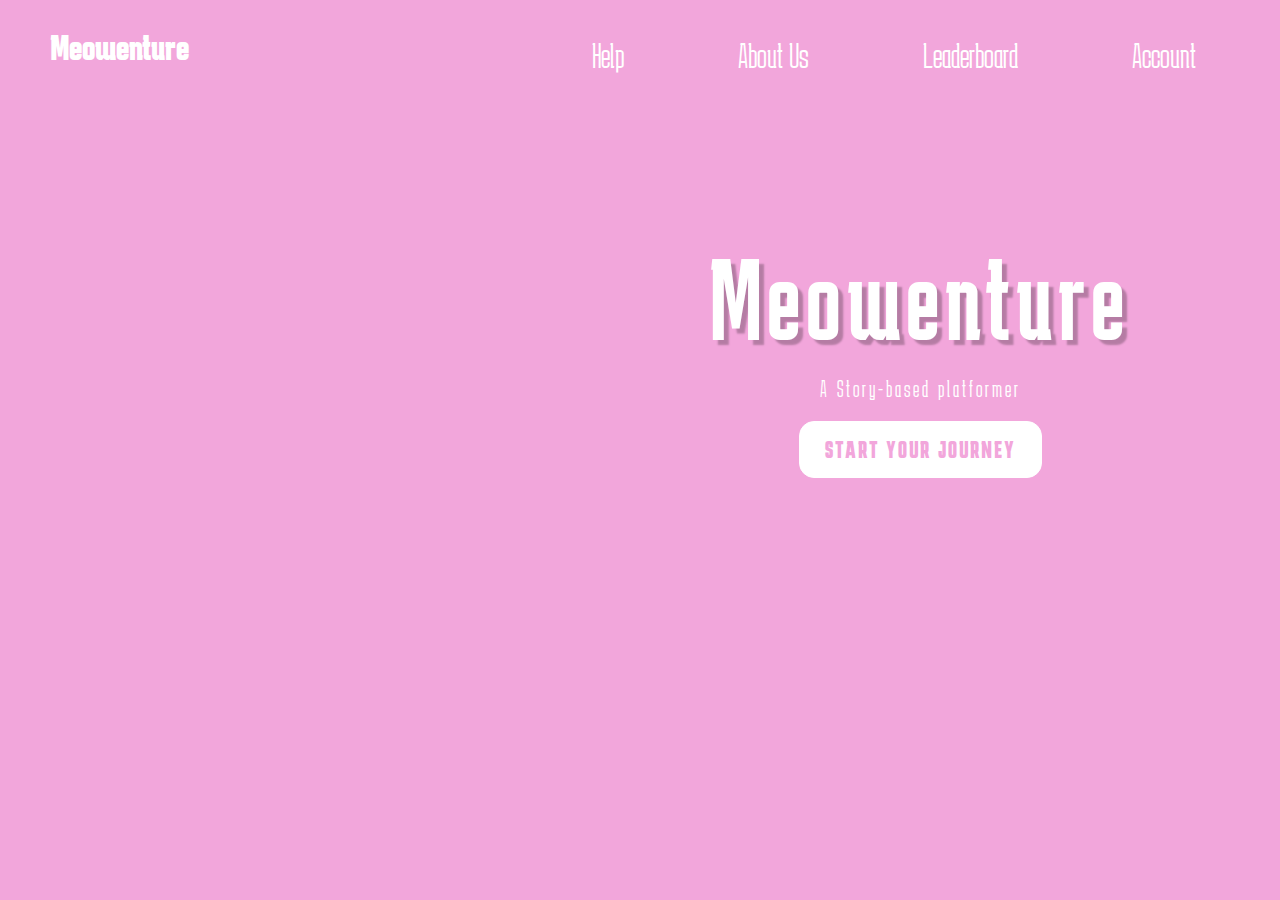
<file: index.html>
<!DOCTYPE html>
<html lang="en">
  <head>
    <meta charset="UTF-8" />
    <meta name="viewport" content="width=device-width, initial-scale=1.0" />
    <title>meowenture</title>
    <link rel="stylesheet" href="./css/reset_css.css" />
    <link rel="stylesheet" href="./css/index.css" />
    <script src="./js/media.js" defer></script>
    <script src="./js/page_load.js"></script>
  </head>
  <body>
    <header id="header"></header>
    <main class="index">
      <section id="">
        <h1>Meowenture</h1>
        <p>A Story-based platformer</p>
        <button id="button1"></button>
      </section>
    </main>
  </body>
</html>
</file>
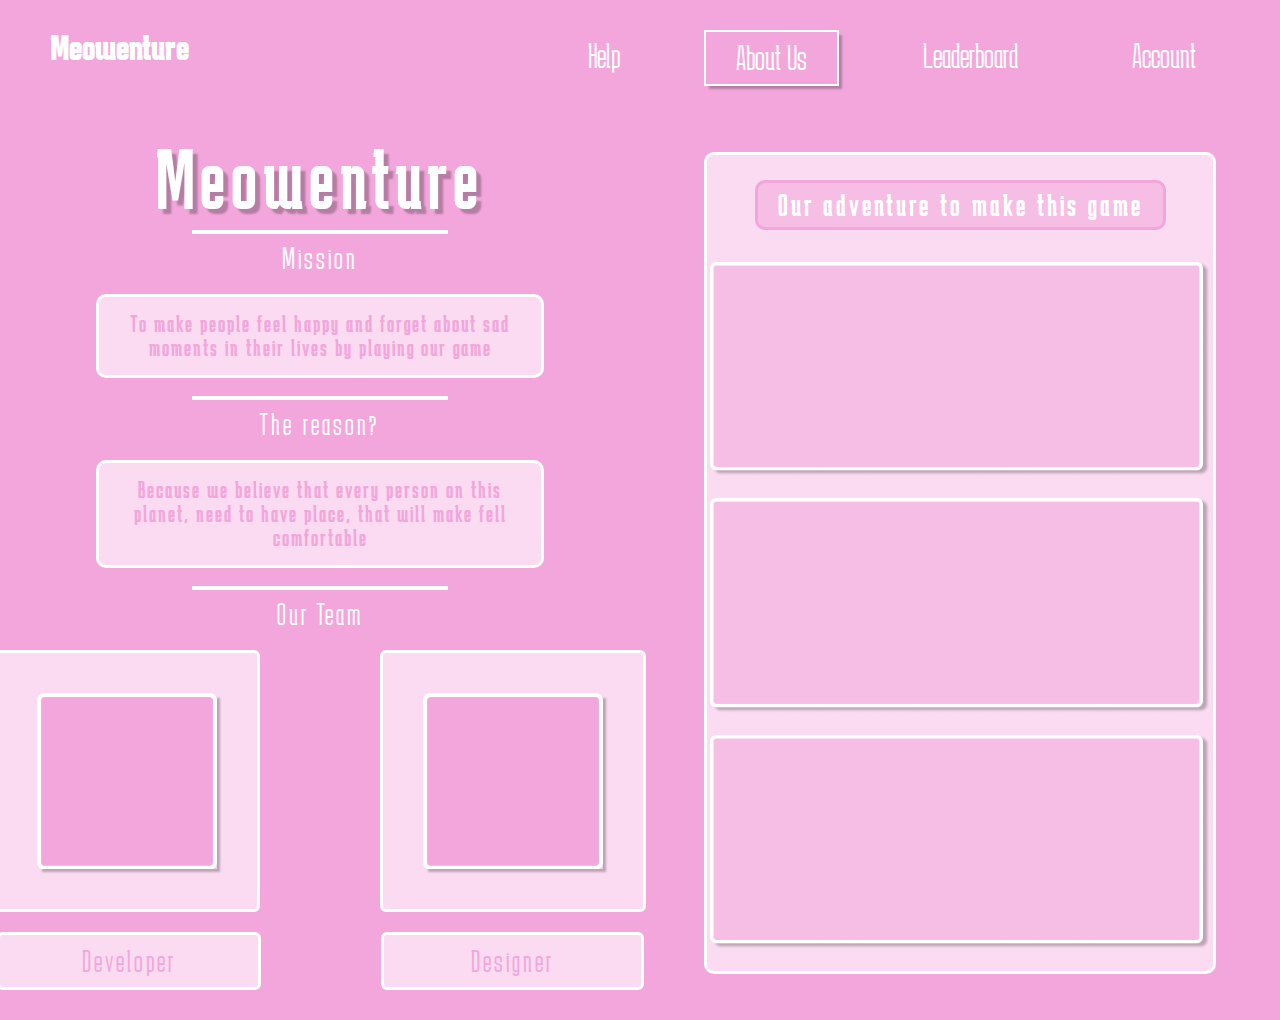
<file: about_us.html>
<!DOCTYPE html>
<html lang="en">
  <head>
    <meta charset="UTF-8" />
    <meta name="viewport" content="width=device-width, initial-scale=1.0" />
    <title>meowenture</title>
    <link rel="stylesheet" href="./css/reset_css.css" />
    <link rel="stylesheet" href="./css/about_us.css" />
    <script src="./js/page_load.js"></script>
  </head>
  <body>
    <header id="header"></header>
    <main class="about_us">
      <div class="title">
        <div class="story">
          <h1>Meowenture</h1>
          <hr />
          <h3>Mission</h3>
          <div class="info">
            <p>To make people feel happy and forget about sad moments in their lives by playing our game</p>
          </div>
          <hr />
          <h3>The reason?</h3>
          <div class="info">
            <p>
              Because we believe that every person on this planet, need to have place, that will make fell comfortable
            </p>
          </div>
          <hr />
          <h3>Our Team</h3>
        </div>
        <div class="team">
          <div class="member">
            <img src="./images/test_img.png" />
          </div>
          <div class="member">
            <img src="./images/test_img.png" />
          </div>
        </div>
        <div class="role">
          <h3>Developer</h3>
          <h3>Designer</h3>
        </div>
      </div>
      <div class="adventure">
        <div class="backstage">
          <h3>Our adventure to make this game</h3>
          <div class="backstage_img">
            <img src="./images/test4.png" />
            <img src="./images/test4.png" />
            <img src="./images/test4.png" />
          </div>
        </div>
      </div>
    </main>
  </body>
</html>
</file>
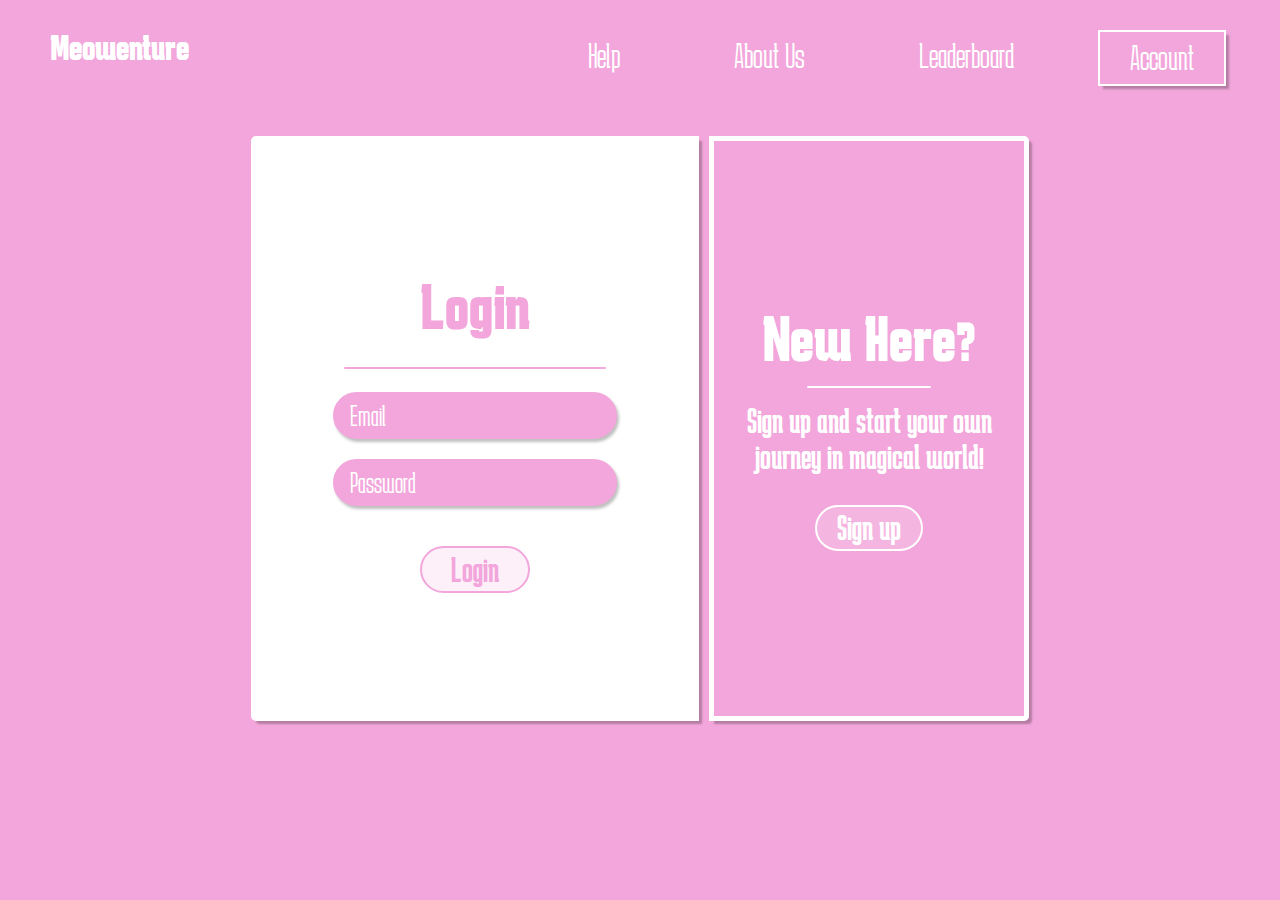
<file: account.html>
<!DOCTYPE html>
<html lang="en">
  <head>
    <meta charset="UTF-8" />
    <meta name="viewport" content="width=device-width, initial-scale=1.0" />
    <title>meowenture</title>
    <link rel="stylesheet" href="./css/reset_css.css" />
    <link rel="stylesheet" href="./css/account.css" />
    <script src="./js/authentificate.js"></script>
    <script src="./js/account.js" defer></script>
    <script src="./js/page_load.js"></script>
  </head>
  <body>
    <header id="header"></header>

    <main>
      <div class="user_menu container">
        <h1 id="welcomeMessage">Welcome!</h1>
        <div class="menu-buttons">
          <label for="profileImageInput" class="btn btn-primary">Change Image</label>
          <input type="file" id="profileImageInput" accept="image/*" style="display: none;" />
          <button class="btn btn-primary" onclick="window.location.href='change_password.html'">Change Password</button>
          <button class="btn btn-danger" id="logoutButton">Logout</button>
        </div>
      </div>

      <div class="user_info container">
        <div class="left">
          <img src="./images/test_img.png" id="user_img" />
          <div class="user_info_text">
            <h2 id="usernameDisplay">Username</h2>
            <div class="user_info_stats">
              <label>Progress: 20%</label>
              <div class="progress"><div class="progress-bar"></div></div>
              <p>Place in Leader Board: 0</p>
            </div>
          </div>
        </div>

        <div class="right">
          <p>Ending Scenes:</p>
          <img src="./images/test_img.png" />
          <img src="./images/test_img.png" />
          <img src="./images/test_img.png" />
        </div>
      </div>

      <div class="achivements container">
        <arcticle class="styled-block">
          <h4><a id="achievements_url" href="achivments.html">Achievements:</a></h4>
          <p>0/25</p>
        </arcticle>
        <arcticle class="styled-block">
          <h4>Time in game:</h4>
          <p>00:00:00</p>
        </arcticle>
        <arcticle class="styled-block">
          <h4>Attempts:</h4>
          <p>0</p>
        </arcticle>
      </div>
      <section class="slider container styled-block">
        <button class="left" onclick="slide(-1)">&#10094;</button>
        <button class="right" onclick="slide(1)">&#10095;</button>
        <div class="slide-container" id="slider">
          <div class="slide-1">
            <div class="title-1">
              <div id="h2"><h2>COLLECTION: Avatars</h2></div>
              <div id="h3"><h3>POINTS BALANCE: 100</h3></div>
            </div>
            <article class="slide-1-images">
              <div class="box">
                <img src="images/test_img.png" alt="" />
                <div class="image_text">20 points</div>
              </div>
              <div class="box">
                <img src="images/test_img.png" alt="" />
                <div class="image_text">20 points</div>
              </div>
              <div class="box">
                <img src="images/test_img.png" alt="" />
                <div class="image_text">20 points</div>
              </div>
              <div class="box">
                <img src="images/test_img.png" alt="" />
                <div class="image_text">20 points</div>
              </div>
              <div class="box">
                <img src="images/test_img.png" alt="" />
                <div class="image_text">20 points</div>
              </div>
              <div class="box">
                <img src="images/test_img.png" alt="" />
                <div class="image_text">20 points</div>
              </div>
              <div class="box">
                <img src="images/test_img.png" alt="" />
                <div class="image_text">20 points</div>
              </div>
              <div class="box">
                <img src="images/test_img.png" alt="" />
                <div class="image_text">20 points</div>
              </div>
              <div class="box">
                <img src="images/test_img.png" alt="" />
                <div class="image_text">20 points</div>
              </div>
              <div class="box">
                <img src="images/test_img.png" alt="" />
                <div class="image_text">20 points</div>
              </div>
              <div class="box">
                <img src="images/test_img.png" alt="" />
                <div class="image_text">20 points</div>
              </div>
              <div class="box">
                <img src="images/test_img.png" alt="" />
                <div class="image_text">20 points</div>
              </div>
            </article>
          </div>
          <article class="slide-2">
            <div class="title-2">
              <h2>COLLECTION: Backgrounds</h2>
              <h3>POINTS BALANCE: 100</h3>
            </div>
            <div class="slide-2-images">
              <div class="box">
                <img src="images/test2_img.svg" alt="" />
                <div class="image_text">20 points</div>
              </div>
              <div class="box">
                <img src="images/test2_img.svg" alt="" />
                <div class="image_text">20 points</div>
              </div>
              <div class="box">
                <img src="images/test2_img.svg" alt="" />
                <div class="image_text">20 points</div>
              </div>
              <div class="box">
                <img src="images/test2_img.svg" alt="" />
                <div class="image_text">20 points</div>
              </div>
              <div class="box">
                <img src="images/test2_img.svg" alt="" />
                <div class="image_text">20 points</div>
              </div>
              <div class="box">
                <img src="images/test2_img.svg" alt="" />
                <div class="image_text">20 points</div>
              </div>
            </div>
          </article>
        </div>
      </section>
    </main>
  </body>
</html>
</file>
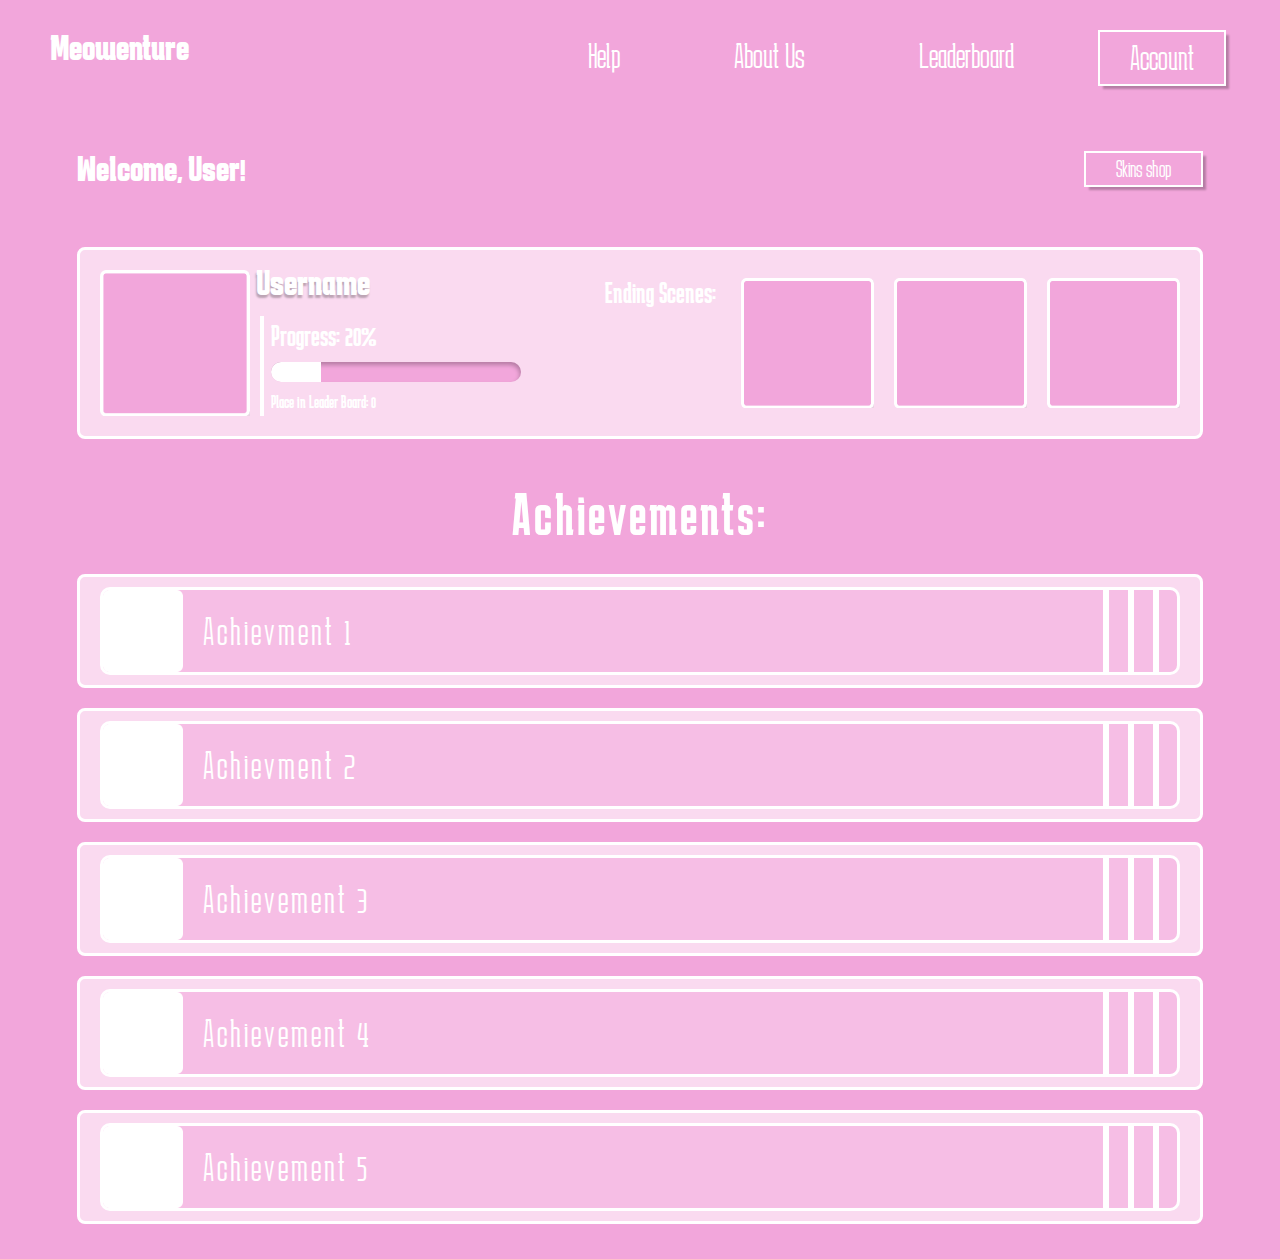
<file: achivments.html>
<!DOCTYPE html>
<html lang="en">
  <head>
    <meta charset="UTF-8" />
    <meta name="viewport" content="width=device-width, initial-scale=1.0" />
    <title>achivements</title>
    <link rel="stylesheet" href="./css/reset_css.css" />
    <link rel="stylesheet" href="./css/achivments.css" />
    <script src="./js/page_load.js"></script>
  </head>
  <body>
    <header id="header"></header>

    <main>
      <div class="user_menu container">
        <h1>Welcome, User!</h1>
        <a href="shop.html">Skins shop</a>
      </div>

      <div class="user_info container">
        <div class="left">
          <img src="./images/test_img.png" id="user_img" />
          <div class="user_info_text">
            <h2>Username</h2>
            <div class="user_info_stats">
              <label>Progress: 20%</label>
              <div class="progress"><div class="progress-bar"></div></div>
              <p>Place in Leader Board: 0</p>
            </div>
          </div>
        </div>

        <div class="right">
          <p>Ending Scenes:</p>
          <img src="./images/test_img.png" />
          <img src="./images/test_img.png" />
          <img src="./images/test_img.png" />
        </div>
      </div>

      <h2 id="title-achivements">Achievements:</h2>

      <div class="achivements container">
        <arcticle class="styled-block">
          <div class="achivment-info">
            <img src="./images/test6.png" />
            <h4>Achievment 1</h4>
          </div>
          <a class="sticks"></a>
          <a class="sticks"></a>
          <a class="sticks"></a>
        </arcticle>
        <arcticle class="styled-block">
          <div class="achivment-info">
            <img src="./images/test6.png" />
            <h4>Achievment 2</h4>
          </div>
          <div class="sticks"></div>
          <div class="sticks"></div>
          <div class="sticks"></div>
        </arcticle>
        <arcticle class="styled-block">
          <div class="achivment-info">
            <img src="./images/test6.png" />
            <h4>Achievement 3</h4>
          </div>
          <div class="sticks"></div>
          <div class="sticks"></div>
          <div class="sticks"></div>
        </arcticle>
        <arcticle class="styled-block">
          <div class="achivment-info">
            <img src="./images/test6.png" />
            <h4>Achievement 4</h4>
          </div>
          <div class="sticks"></div>
          <div class="sticks"></div>
          <div class="sticks"></div>
        </arcticle>
        <arcticle class="styled-block">
          <div class="achivment-info">
            <img src="./images/test6.png" />
            <h4>Achievement 5</h4>
          </div>
          <div class="sticks"></div>
          <div class="sticks"></div>
          <div class="sticks"></div>
        </arcticle>
      </div>
    </main>
  </body>
</html>
</file>
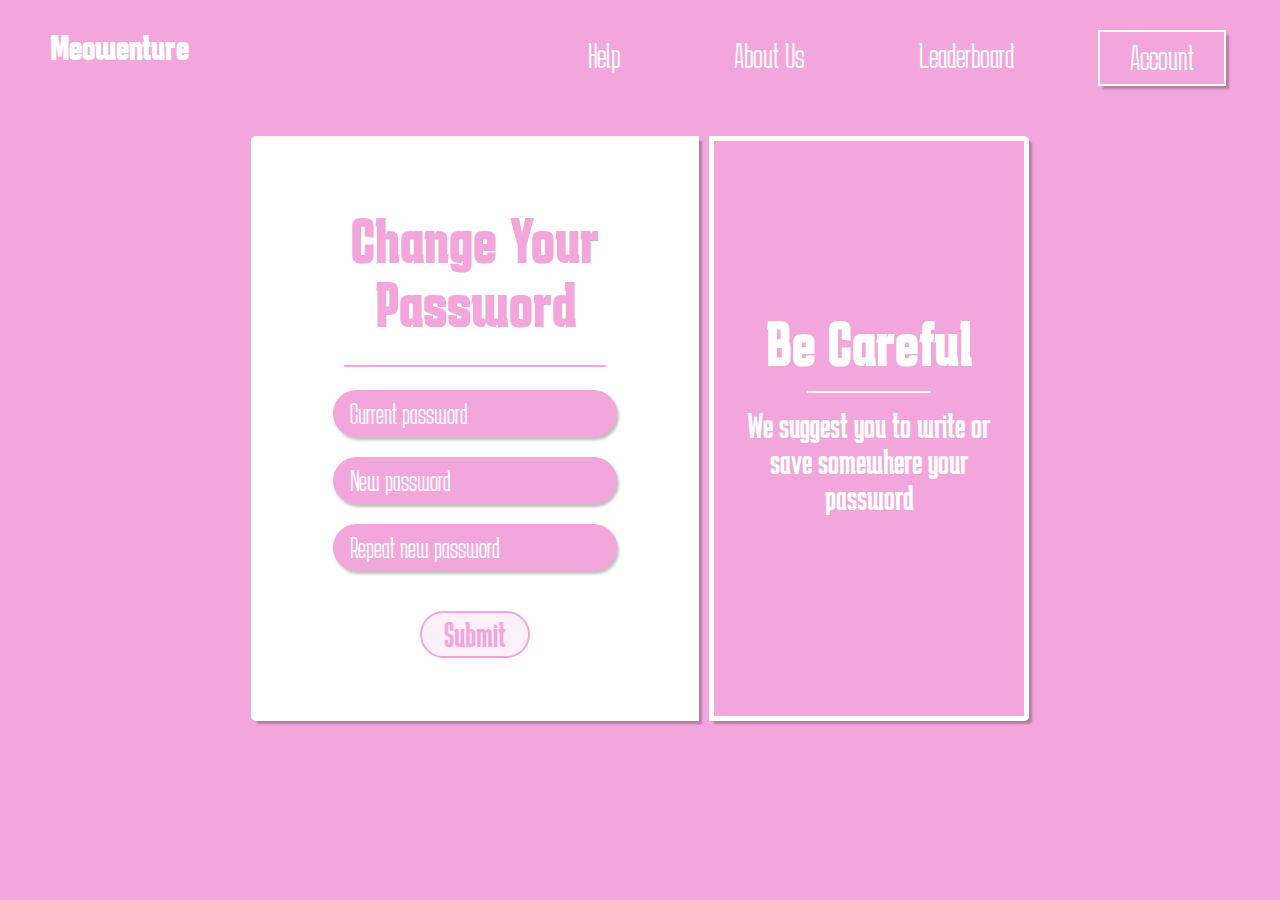
<file: change_password.html>
<!DOCTYPE html>
<html lang="en">
  <head>
    <meta charset="UTF-8" />
    <meta name="viewport" content="width=device-width, initial-scale=1.0" />
    <title>Change Password - Meowenture</title> <!-- here -->
    <link rel="stylesheet" href="./css/reset_css.css" />
    <link rel="stylesheet" href="./css/login.css" />
    <script src="./js/authentificate.js"></script> <!-- here -->
    <script src="./js/page_load.js"></script>
  </head>
  <body>
    <header id="header"></header>
    <main class="login">
      <form id="changePasswordForm"> <!-- here -->
        <h1 class="login-h1">Change Your Password</h1>
        <hr />
        <input type="password" id="currentPassword" placeholder="Current password" required /> <!-- here -->
        <input type="password" id="newPassword" placeholder="New password" required /> <!-- here -->
        <input type="password" id="confirmPassword" placeholder="Repeat new password" required /> <!-- here -->
        <div id="passwordMessage" class="message"></div> <!-- here -->
        <button type="submit" class="button">Submit</button> <!-- here -->
      </form>
      <div id="info">
        <h2 class="login-h2">Be Careful</h2>
        <hr />
        <p>We suggest you to write or save somewhere your password</p>
      </div>
    </main>
  </body>
</html>
</file>
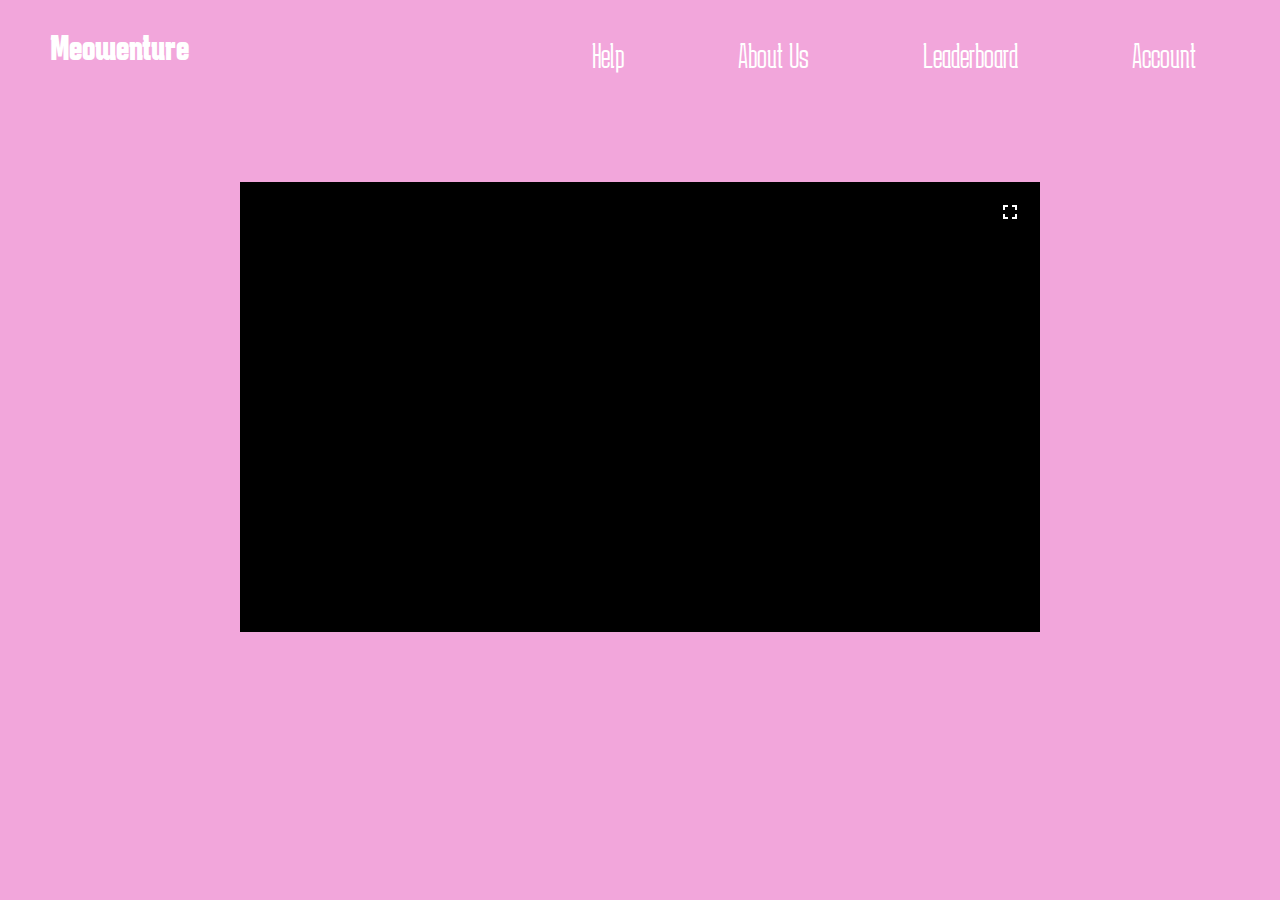
<file: game.html>
<!DOCTYPE html>
<html lang="en">
  <head>
    <meta charset="UTF-8" />
    <meta name="viewport" content="width=device-width, initial-scale=1.0" />
    <title>meowenture - Game</title>
    <link rel="stylesheet" href="./css/reset_css.css" />
    <link rel="stylesheet" href="./css/game.css" />
    <script src="./js/media.js" defer></script>
    <script src="./js/page_load.js"></script>
  </head>
  <body>
    <header id="header"></header>
    <main class="game">
      <div class="game-container">
        <button id="fullscreenBtn" title="Toggle Fullscreen">
          <svg viewBox="0 0 24 24" width="24" height="24">
            <path d="M7 14H5v5h5v-2H7v-3zm-2-4h2V7h3V5H5v5zm12 7h-3v2h5v-5h-2v3zM14 5v2h3v3h2V5h-5z"/>
          </svg>
        </button>
        <iframe src="http://localhost:8081/index.html">game not available</iframe>
      </div>
    </main>

    <script>
        const container = document.querySelector('.game-container');
        const fullscreenBtn = document.getElementById('fullscreenBtn');

        function toggleFullScreen() {
            if (!document.fullscreenElement) {
                container.requestFullscreen().catch(err => {
                    console.log(`Error attempting to enable fullscreen: ${err.message}`);
                });
            } else {
                document.exitFullscreen();
            }
        }

        fullscreenBtn.addEventListener('click', toggleFullScreen);
        document.addEventListener('keydown', (e) => {
            if (e.key === 'F11') {
                e.preventDefault();
                toggleFullScreen();
            }
        });

        document.addEventListener('fullscreenchange', () => {
            container.classList.toggle('fullscreen', document.fullscreenElement !== null);
        });

        // Handle token requests from the game iframe
        window.addEventListener('message', (event) => {
            if (event.data && event.data.type === 'REQUEST_TOKEN') {
                // Send the token back to the game
                event.source.postMessage({
                    type: 'TOKEN_RESPONSE',
                    token: localStorage.getItem('access_token')
                }, '*');
            }
        });
    </script>
  </body>
</html>
</file>
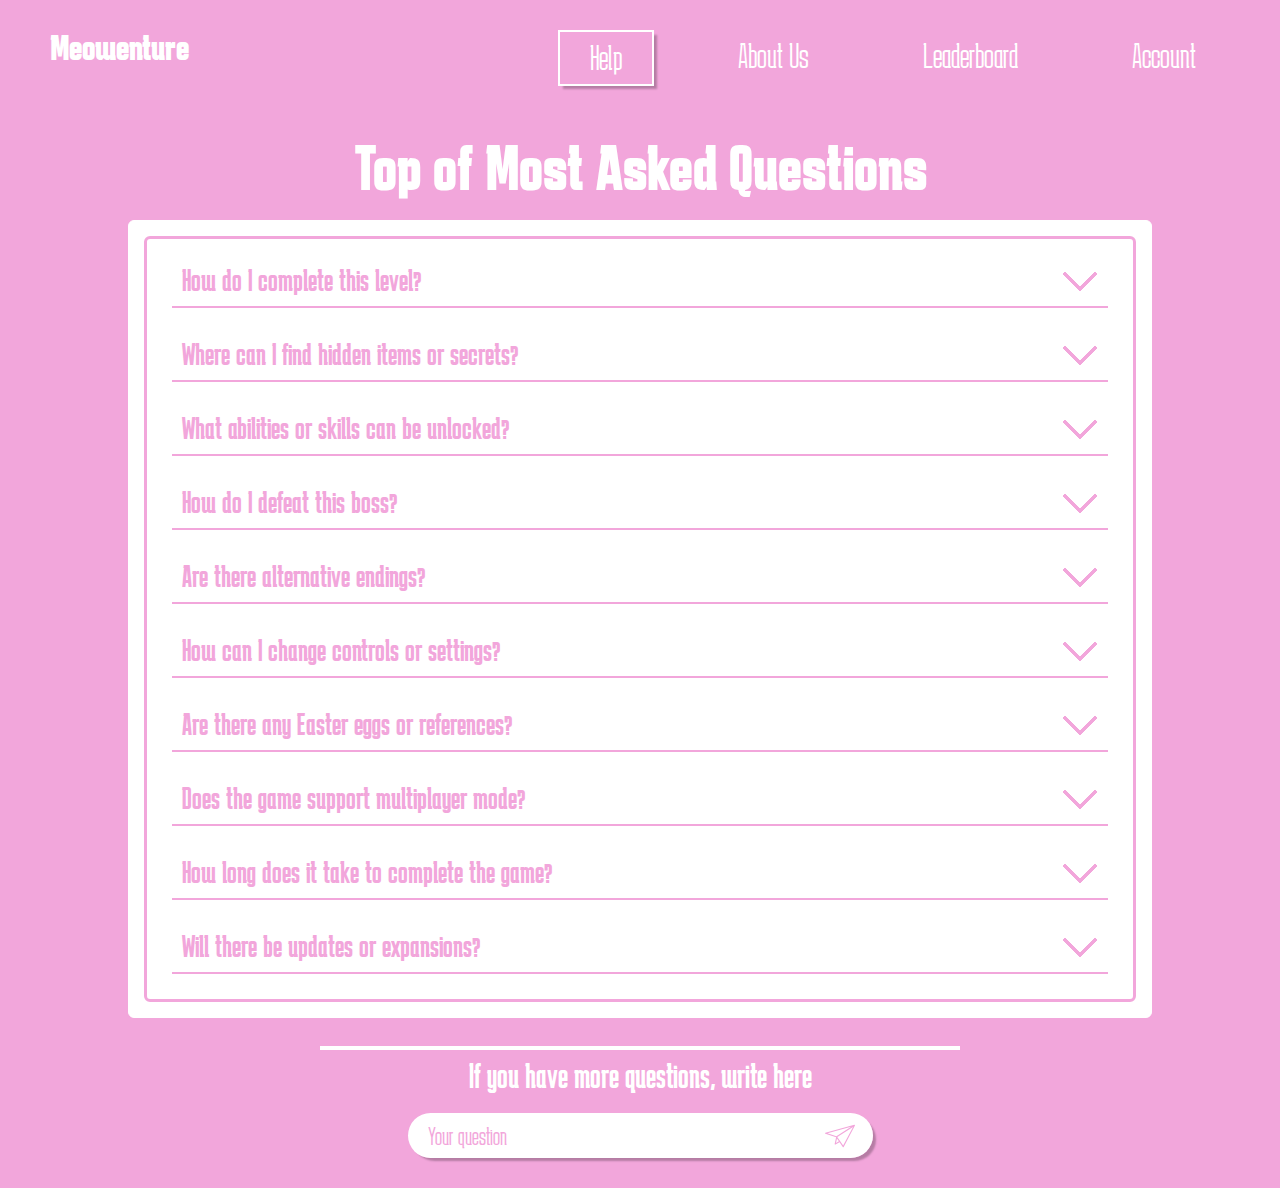
<file: help.html>
<!DOCTYPE html>
<html lang="en">
  <head>
    <meta charset="UTF-8" />
    <meta name="viewport" content="width=device-width, initial-scale=1.0" />
    <title>meowenture</title>
    <link rel="stylesheet" href="./css/reset_css.css" />
    <link rel="stylesheet" href="./css/help.css" />
    <script src="./js/page_load.js"></script>
  </head>
  <body>
    <header id="header"></header>
    <main>
      <h1>Top of Most Asked Questions</h1>
      <div class="container faq">
        <div class="border">
          <details>
            <summary>How do I complete this level?</summary>
            <p>
              Lorem ipsum dolor sit amet consectetur adipisicing elit. Vero nesciunt impedit quaerat recusandae at quia
              maxime, sapiente dolor incidunt necessitatibus architecto natus? Totam nulla est quisquam magnam, iste
              nihil animi.
            </p>
          </details>
          <details>
            <summary>Where can I find hidden items or secrets?</summary>
            <p>
              Lorem ipsum dolor sit amet consectetur adipisicing elit. Nihil, amet! Fugiat quidem eveniet reprehenderit
              corporis assumenda, repellat totam corrupti? Recusandae autem repudiandae amet in vel ducimus blanditiis
              nisi rerum minima!
            </p>
          </details>
          <details>
            <summary>What abilities or skills can be unlocked?</summary>
            <p>
              Lorem ipsum dolor sit amet consectetur adipisicing elit. Nihil, amet! Fugiat quidem eveniet reprehenderit
              corporis assumenda, repellat totam corrupti? Recusandae autem repudiandae amet in vel ducimus blanditiis
              nisi rerum minima!
            </p>
          </details>
          <details>
            <summary>How do I defeat this boss?</summary>
            <p>
              Lorem ipsum dolor sit amet consectetur adipisicing elit. Nihil, amet! Fugiat quidem eveniet reprehenderit
              corporis assumenda, repellat totam corrupti? Recusandae autem repudiandae amet in vel ducimus blanditiis
              nisi rerum minima!
            </p>
          </details>
          <details>
            <summary>Are there alternative endings?</summary>
            <p>
              Lorem ipsum dolor sit amet consectetur adipisicing elit. Nihil, amet! Fugiat quidem eveniet reprehenderit
              corporis assumenda, repellat totam corrupti? Recusandae autem repudiandae amet in vel ducimus blanditiis
              nisi rerum minima!
            </p>
          </details>
          <details>
            <summary>How can I change controls or settings?</summary>
            <p>
              Lorem ipsum dolor sit amet consectetur adipisicing elit. Vero nesciunt impedit quaerat recusandae at quia
              maxime, sapiente dolor incidunt necessitatibus architecto natus? Totam nulla est quisquam magnam, iste
              nihil animi.
            </p>
          </details>
          <details>
            <summary>Are there any Easter eggs or references?</summary>
            <p>
              Lorem ipsum dolor sit amet consectetur adipisicing elit. Nihil, amet! Fugiat quidem eveniet reprehenderit
              corporis assumenda, repellat totam corrupti? Recusandae autem repudiandae amet in vel ducimus blanditiis
              nisi rerum minima!
            </p>
          </details>
          <details>
            <summary>Does the game support multiplayer mode?</summary>
            <p>
              Lorem ipsum dolor sit amet consectetur adipisicing elit. Nihil, amet! Fugiat quidem eveniet reprehenderit
              corporis assumenda, repellat totam corrupti? Recusandae autem repudiandae amet in vel ducimus blanditiis
              nisi rerum minima!
            </p>
          </details>
          <details>
            <summary>How long does it take to complete the game?</summary>
            <p>
              Lorem ipsum dolor sit amet consectetur adipisicing elit. Nihil, amet! Fugiat quidem eveniet reprehenderit
              corporis assumenda, repellat totam corrupti? Recusandae autem repudiandae amet in vel ducimus blanditiis
              nisi rerum minima!
            </p>
          </details>
          <details>
            <summary>Will there be updates or expansions?</summary>
            <p>
              Lorem ipsum dolor sit amet consectetur adipisicing elit. Nihil, amet! Fugiat quidem eveniet reprehenderit
              corporis assumenda, repellat totam corrupti? Recusandae autem repudiandae amet in vel ducimus blanditiis
              nisi rerum minima!
            </p>
          </details>
        </div>
      </div>
      <div class="other_questions">
        <hr />
        <h2>If you have more questions, write here</h2>
        <form>
          <input type="text" placeholder="Your question" />
          <button><img src="images/paper_plane.svg" /></button>
        </form>
      </div>
    </main>
  </body>
</html>
</file>
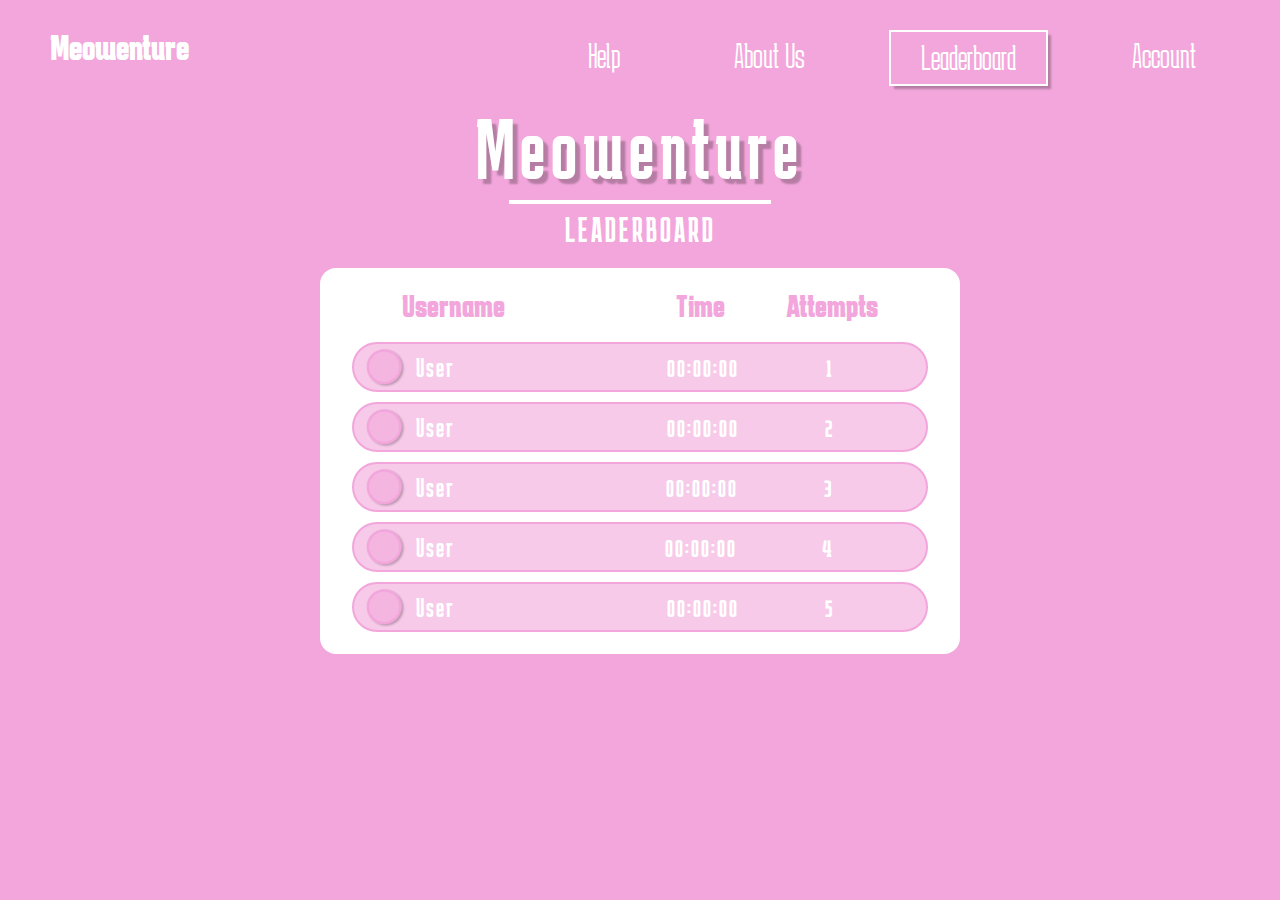
<file: leader_board.html>
<!DOCTYPE html>
<html lang="en">
  <head>
    <meta charset="UTF-8" />
    <meta name="viewport" content="width=device-width, initial-scale=1.0" />
    <title>leader board</title>
    <link rel="stylesheet" href="./css/reset_css.css" />
    <link rel="stylesheet" href="./css/leader_board.css" />
    <script src="./js/page_load.js"></script>
  </head>
  <body>
    <header id="header"></header>

    <main class="leaderboard">
      <div class="title">
        <h1>Meowenture</h1>
        <hr />
        <h3>Leaderboard</h3>
      </div>
      <div class="leader_board">
        <table>
          <tr class="th">
            <th>Username</th>
            <th>Time</th>
            <th>Attempts</th>
          </tr>
          <tr>
            <td><img src="./images/test3.png" />User</td>
            <td>00:00:00</td>
            <td>1</td>
          </tr>
          <tr>
            <td><img src="./images/test3.png" />User</td>
            <td>00:00:00</td>
            <td>2</td>
          </tr>
          <tr>
            <td><img src="./images/test3.png" />User</td>
            <td>00:00:00</td>
            <td>3</td>
          </tr>
          <tr>
            <td><img src="./images/test3.png" />User</td>
            <td>00:00:00</td>
            <td>4</td>
          </tr>
          <tr>
            <td><img src="./images/test3.png" />User</td>
            <td>00:00:00</td>
            <td>5</td>
          </tr>
        </table>
      </div>
    </main>
  </body>
</html>
</file>
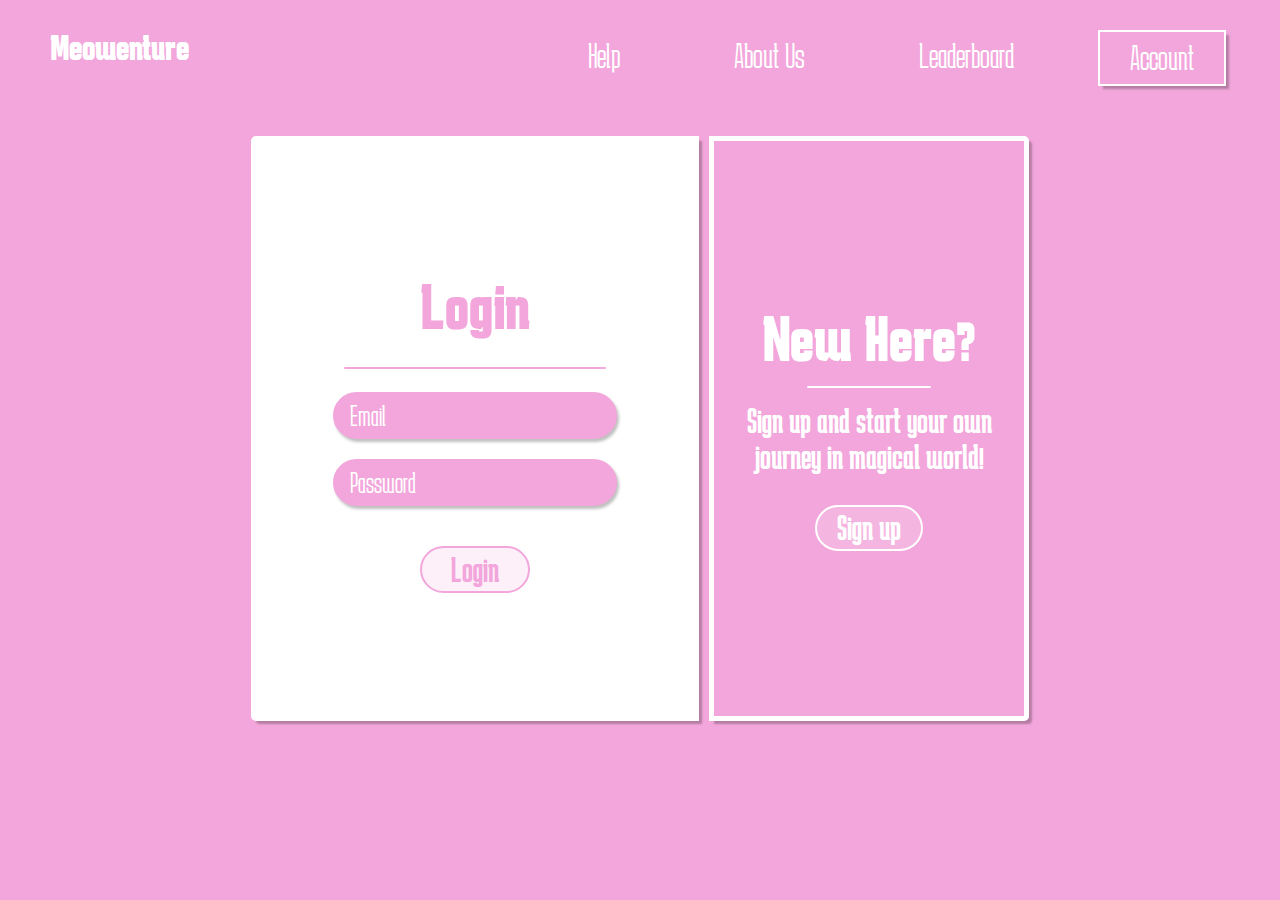
<file: login.html>
<!DOCTYPE html>
<html lang="en">
  <head>
    <meta charset="UTF-8" />
    <meta name="viewport" content="width=device-width, initial-scale=1.0" />
    <title>login</title>
    <link rel="stylesheet" href="./css/reset_css.css" />
    <script src="./js/page_load.js"></script>
    <script src="./js/authentificate.js" defer></script> <!-- here -->
    <link rel="stylesheet" href="./css/login.css" />
  </head>
  <body>
    <header id="header"></header>
    <main class="login">
      <form>
        <h1 class="login-h1">Login</h1> <!-- here -->
        <hr />
        <input type="email" id="loginEmail" placeholder="Email" required /> <!-- here -->
        <input type="password" id="loginPassword" placeholder="Password" required /> <!-- here -->
        <div id="loginMessage" class="message"></div> <!-- here -->
        <button type="submit" class="button" id="loginButton">Login</button> <!-- here -->
      </form>
      <div id="info">
        <h2 class="login-h2">New Here?</h2>
        <hr />
        <p>Sign up and start your own journey in magical world!</p>
        <a class="button" href="signup.html">Sign up</a>
      </div>
    </main>
  </body>
</html>
</file>
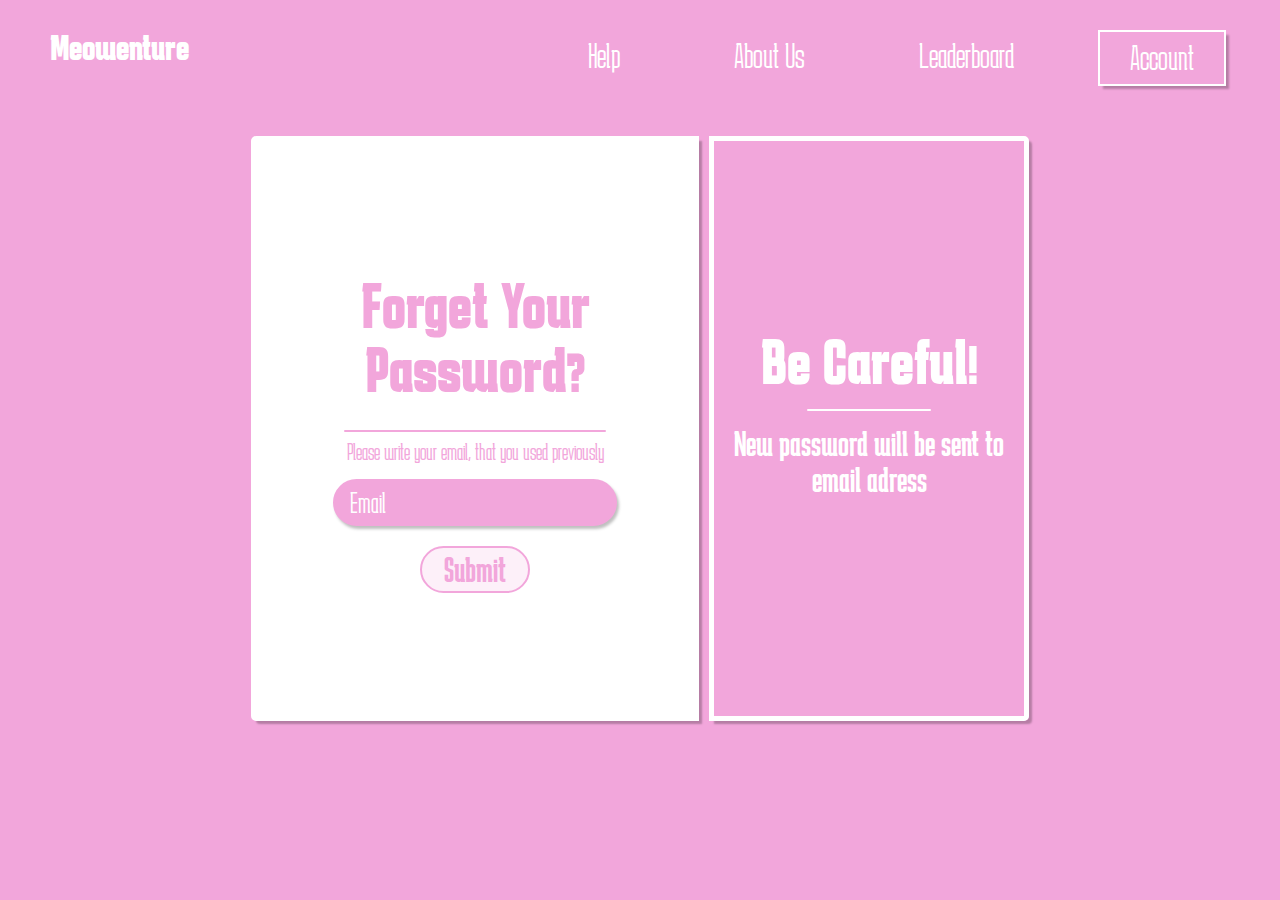
<file: reset_password.html>
<!DOCTYPE html>
<html lang="en">
  <head>
    <meta charset="UTF-8" />
    <meta name="viewport" content="width=device-width, initial-scale=1.0" />
    <title>login</title>
    <link rel="stylesheet" href="./css/reset_css.css" />
    <link rel="stylesheet" href="./css/login.css" />
    <script src="./js/page_load.js"></script>
  </head>
  <body>
    <header id="header"></header>
    <main class="login">
      <form>
        <h1 class="login-h1">Forget Your Password?</h1>
        <hr />
        <p id="description">Please write your email, that you used previously</p>
        <input type="email" placeholder="Email" />
        <button class="button">Submit</button>
      </form>
      <div id="info">
        <h2 class="login-h2">Be Careful!</h2>
        <hr />
        <p>New password will be sent to email adress</p>
      </div>
    </main>
  </body>
</html>
</file>
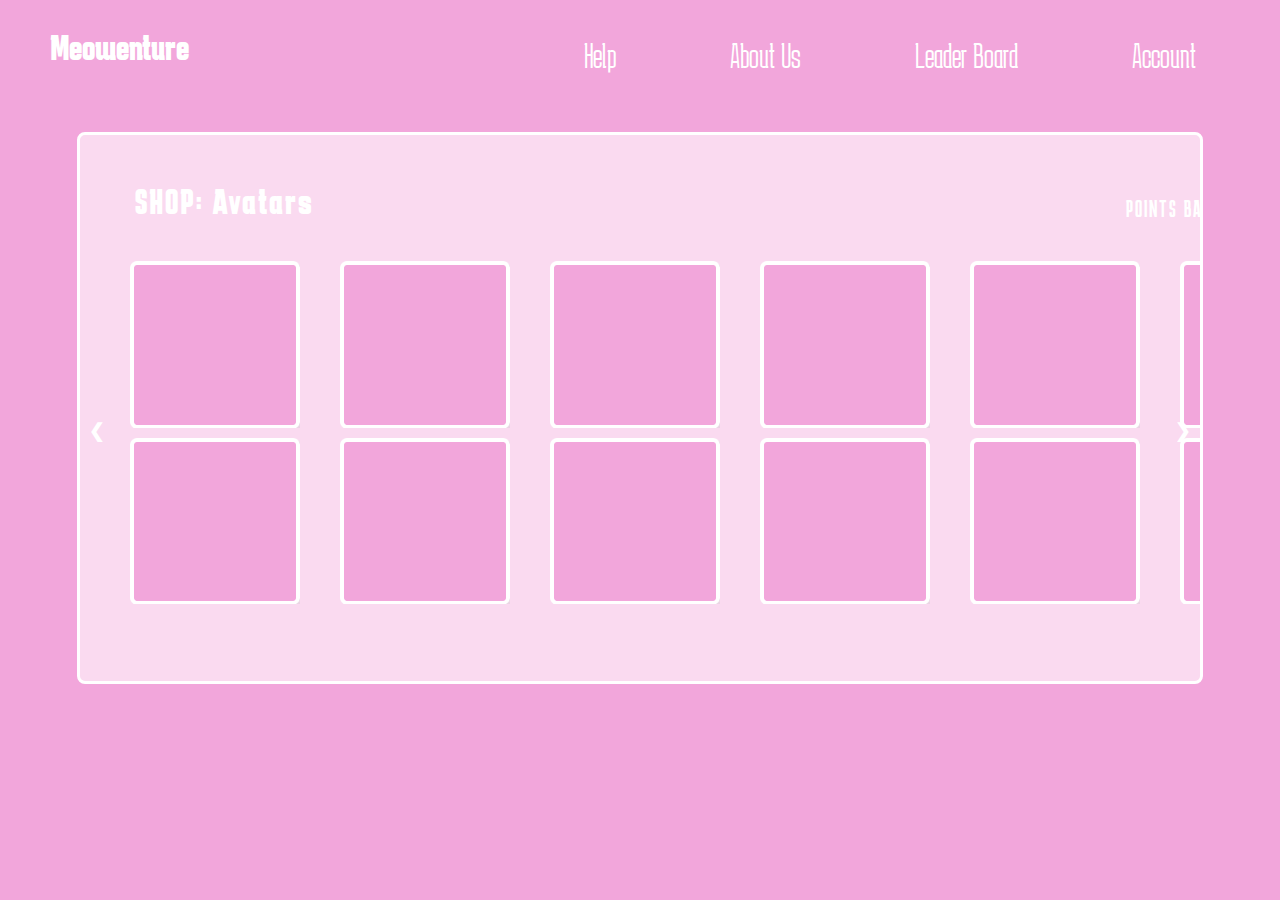
<file: shop.html>
<!DOCTYPE html>
<html lang="en">
  <head>
    <meta charset="UTF-8" />
    <meta name="viewport" content="width=device-width, initial-scale=1.0" />
    <title>meowenture</title>
    <link rel="stylesheet" href="./css/reset_css.css" />
    <link rel="stylesheet" href="./css/style.css" />
    <link rel="stylesheet" href="./css/shop.css" />
    <script src="./js/account.js" defer></script>
  </head>
  <body>
    <header>
      <div id="logo"><a href="index.html">Meowenture</a></div>
      <nav>
        <ul>
          <li><a href="help.html">Help</a></li>
          <li id="about_us"><a href="about_us.html">About Us</a></li>
          <li><a href="leader_board.html">Leader Board</a></li>
          <li id="account"><a href="login.html">Account</a></li>
        </ul>
      </nav>
    </header>
    <main>

      <section class="slider container styled-block">
        <button class="left" onclick="slide(-1)">&#10094;</button>
        <button class="right" onclick="slide(1)">&#10095;</button>
        <div class="slide-container" id="slider">
          <div class="slide-1">
            <div class="title-1">
              <div id="h2"><h2>SHOP: Avatars</h2></div>
              <div id="h3"><h3>POINTS BALANCE: 100</h3></div>
            </div>
            <article class="slide-1-images">
              <img src="images/test_img.png" alt="" />
              <img src="images/test_img.png" alt="" />
              <img src="images/test_img.png" alt="" />
              <img src="images/test_img.png" alt="" />
              <img src="images/test_img.png" alt="" />
              <img src="images/test_img.png" alt="" />
              <img src="images/test_img.png" alt="" />
              <img src="images/test_img.png" alt="" />
              <img src="images/test_img.png" alt="" />
              <img src="images/test_img.png" alt="" />
              <img src="images/test_img.png" alt="" />
              <img src="images/test_img.png" alt="" />
            </article>
          </div>
          <article class="slide-2">
            <div class="title-2">
              <h2>SHOP: Backgrounds</h2>
              <h3>POINTS BALANCE: 100</h3>
            </div>
            <div class="slide-2-images">
              <img src="images/test5.png" alt="" />
              <img src="images/test5.png" alt="" />
              <img src="images/test5.png" alt="" />
              <img src="images/test5.png" alt="" />
              <img src="images/test5.png" alt="" />
              <img src="images/test5.png" alt="" />
            </div>
          </article>
        </div>
      </section>
    </main>
  </body>
</html>
</file>
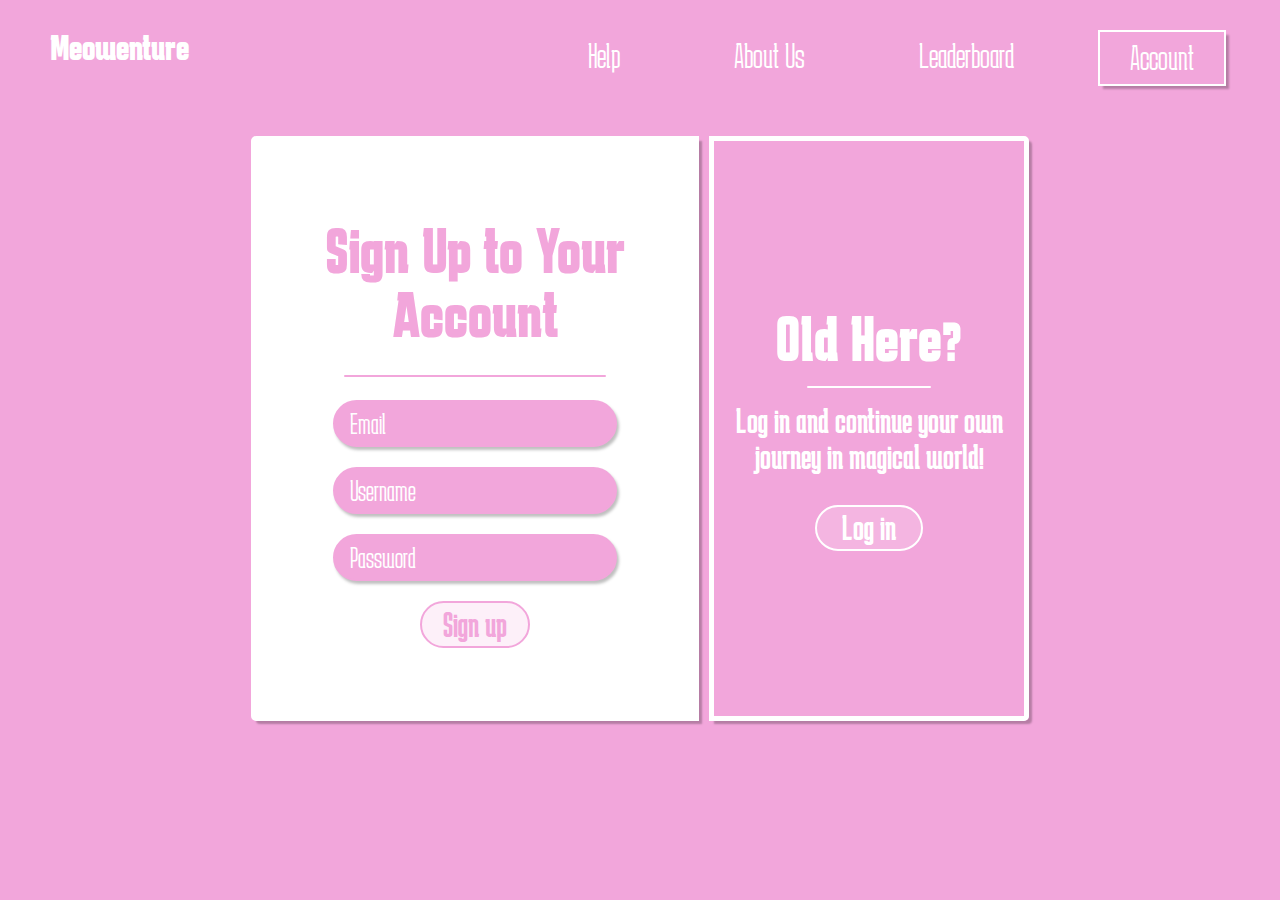
<file: signup.html>
<!DOCTYPE html>
<html lang="en">
  <head>
    <meta charset="UTF-8" />
    <meta name="viewport" content="width=device-width, initial-scale=1.0" />
    <title>signup</title>
    <link rel="stylesheet" href="./css/reset_css.css" />
    <link rel="stylesheet" href="./css/login.css" />
    <script src="./js/page_load.js"></script>
    <script src="./js/authentificate.js" defer></script>
  </head>
  <body>
    <header id="header"></header>
    <main class="login">
      <form>
        <h1 class="login-h1">Sign Up to Your Account</h1>
        <hr />
        <p id="registerMessage"></p>
        <input id="registerEmail" type="email" placeholder="Email" />
        <input id="registerNickname" type="text" placeholder="Username" />
        <input id="registerPassword" type="password" placeholder="Password" />
        <button id="registerButton" class="button">Sign up</button>
      </form>
      <div id="info">
        <h2 class="login-h2">Old Here?</h2>
        <hr />
        <p>Log in and continue your own journey in magical world!</p>
        <a class="button" href="login.html">Log in</a>
      </div>
    </main>
  </body>
</html>
</file>
<file: css/index.css>
main {
    display: flex;
    flex-direction: column;
    align-items: end;
    padding: 80px 150px 0;
}

section {
    display: flex;
    flex-direction: column;
    align-items: center;
    margin-top: 30px;
    gap: 20px;
}

section h1 {
    font-family: "Karantina", serif;
    font-weight: 400;
    font-style: normal;
    font-size: 115px;
    color: white;
    letter-spacing: 6px;
    text-shadow: 5px 5px 2px rgba(0, 0, 0, 0.25);
}

section p {
    font-family: "Karantina", serif;
    font-weight: 200;
    font-style: normal;
    font-size: 24px;
    color: white;
    letter-spacing: 3px;
}

section button {
    font-family: "Karantina", serif;
    font-weight: 600;
    font-style: normal;
    font-size: 24px;
    color: #F2A6DB;
    letter-spacing: 2px;
    background-color: #ffffff;
    border: 1px solid #ffffff;
    padding: 15px 25px;
    border-radius: 15px;
    text-transform: uppercase;
}
</file>
<file: css/about_us.css>
main{
    display: flex;
    flex-direction: row;
    justify-content: space-between;
}

#about_us a {
    display: block !important;
    border: 2px solid white !important;
    box-shadow: 4px 4px 2px -1px rgba(0, 0, 0, 0.25);
}

body {
    overflow-x: hidden;
}

.title{
    display: flex;
    flex-direction: column;
    align-items: center;
    justify-content: center;
    width: 50%;
    margin-bottom: 30px;
}

.adventure{
    display: flex;
    flex-direction: column;
    align-items: center;
    justify-content: center;
    width: 50%;
    margin-bottom: 30px;
}

.story{
    display: flex;
    flex-direction: column;
    align-items: center;
    justify-content: center;
    /* width: 50%; */
}

.story h1{
    font-family: "Karantina", serif;
    font-weight: 400;
    font-style: normal;
    font-size: 86px;
    color: white;
    letter-spacing: 6px;
    text-shadow: 5px 5px 2px rgba(0, 0, 0, 0.25);
}

.story hr{
    width: 40%;
    border: 2px solid white;
}

.story h3{
    font-family: "Karantina", serif;
    font-weight: 200;
    font-style: normal;
    font-size: 32px;
    color: white;
    letter-spacing: 3px;
    padding-bottom: 20px;
}

.info{
    background-color: #FFFFFF99;
    width: 70%;
    display: flex;
    text-align: center;
    padding: 15px;
    border: 3px solid white;
    border-radius: 10px;
    margin-bottom: 10px;
}

.info p{
    display: flex;
    align-items: center;
    font-family: "Karantina", serif;
    font-weight: 400;
    font-style: normal;
    color: #F2A6DB;
    font-size: 24px;
    letter-spacing: 2px;
}

.team{
    display: flex;
    flex-direction: row;
    align-items: center;
    justify-content: center;
    gap: 120px;
}

.team .member{
    background-color: #FFFFFF99;
    display: flex;
    flex-direction: column;
    align-items: center;
    justify-content: center;
    border: 3px solid white;
    border-radius: 6px;
    padding: 40px;
    margin-bottom: 20px;
}

.member img {
    width: 180px;
    box-shadow: 4px 4px 2px -1px rgba(0, 0, 0, 0.25);
}

.role {
    display: flex;
    flex-direction: row;
    align-items: center;
    justify-content: center;
    gap: 120px;
}

.role h3 {
    background-color: #FFFFFF99;
    border: 3px solid white;
    border-radius: 6px;
    font-family: "Karantina", serif;
    font-weight: 200;
    font-style: normal;
    font-size: 32px;
    color: #F2A6DB;
    letter-spacing: 3px;
}

.role h3:nth-last-child(2) {
    padding: 10px 82px;
}

.role h3:nth-last-child(1) {
    padding: 10px 87px;
}

.backstage{
    display: flex;
    flex-direction: column;
    align-items: center;
    justify-content: center;
    background-color: #FFFFFF99;
    width: 80%;
    border: 3px solid white;
    border-radius: 10px;
    /* padding: 70px 0 60px 0; */
}

.backstage h3{
    font-family: "Karantina", serif;
    font-weight: 400;
    font-style: normal;
    font-size: 32px;
    color: white;
    letter-spacing: 3px;
    margin: 25px 0 32px 0;
    background-color: #F2A6DB8F;
    padding: 6px 20px;
    border: 3px solid #F2A6DB;
    border-radius: 10px;
}

.backstage img{
    display: flex;
    width: 500px;
    margin-bottom: 22px;
}
</file>
<file: css/account.css>
body {
    overflow-x: hidden;
}

main {
    display: flex;
    flex-direction: column;
    align-items: center;
    justify-content: center;
}

#account a {
    display: block !important;
    border: 2px solid white !important;
    box-shadow: 4px 4px 2px -1px rgba(0, 0, 0, 0.25);
}

.user_menu {
    flex-direction: row;
    justify-content: space-between;
    align-items: center;
    padding: 10px 0 20px;
}

.user_menu h1 {
    font-family: "Karantina", serif;
    font-weight: 700;
    font-style: normal;
    font-size: 36px;
    color: white;
    padding: 5px 0;
}

.user_menu a {
    display: flex !important;
    border: 2px solid white !important;
    box-shadow: 4px 4px 2px -1px rgba(0, 0, 0, 0.25);
    color: white;
    font-family: "Karantina", serif;
    font-weight: 300;
    font-style: normal;
    font-size: 24px;
    padding: 4px 30px;
    letter-spacing: 2px;
}

.user_menu a:hover {
    background-color: #FFFFFF94;
    border: 2px solid #f17fcf91 !important;
    color: #f49eda;
    cursor: pointer;
}

.user_info {
    flex-direction: row;
    justify-content: space-between;
    background-color: #FFFFFF94;
    align-items: center;
    padding: 10px 0;
    border: 3px solid white;
    border-radius: 8px;
}

.left {
    display: flex;
    flex-direction: row;
    align-items: center;
}


.left img {
    width: 170px;
    padding-left: 20px;
}

.user_info_text {
    display: flex;
    flex-direction: column;
    justify-content: center;
}

.user_info_text h2 {
    font-family: "Karantina", serif;
    font-weight: 700;
    font-style: normal;
    font-size: 36px;
    color: white;
    padding: 5px 6px 15px;
    text-shadow: -1px 3px 2px rgba(0, 0, 0, 0.25);
    ;
}

.user_info_stats {
    display: flex;
    flex-direction: column;
    border-left: 4px solid white;
    margin-left: 10px;
    padding-left: 7px;
    gap: 6px;
    margin-bottom: 10px;
}

.user_info_stats label {
    font-family: "Karantina", serif;
    font-weight: 400;
    font-style: normal;
    font-size: 30px;
    color: white;
    padding: 5px 0;
}

.user_info_stats p {
    font-family: "Karantina", serif;
    font-weight: 400;
    font-style: normal;
    font-size: 18px;
    color: white;
    padding: 5px 0;
}

.progress {
    background-color: #F2A6DB;
    width: 250px;
    height: 20px;
    border-radius: 10px;
    overflow: hidden;
    box-shadow: inset -1px 3px 4px 0px rgba(0, 0, 0, 0.25);
}

.progress-bar {
    background-color: white;
    width: 20%;
    height: 20px;
}

.right {
    flex-direction: row;
    display: flex;
}

.right img {
    height: 130px;
    margin-right: 20px;
}

.right p {
    font-family: "Karantina", serif;
    font-weight: 400;
    font-style: normal;
    font-size: 30px;
    color: white;
    padding: 0 25px;
}

.achivements {
    flex-direction: column;
    gap: 20px;
    margin-top: 20px;
}

.achivements arcticle {
    display: flex;
    color: white;
}

.container {
    width: 88%;
    display: flex;
    box-sizing: border-box;
}

.styled-block {
    background-color: #FFFFFF94;
    font-family: "Karantina", serif;
    font-weight: 400;
    font-style: normal;
    font-size: 36px;
    letter-spacing: 2px;
    color: white;
    gap: 10px;
    padding: 10px;
    border: 3px solid white;
    border-radius: 8px;
}

.styled-block h4 a:hover {
    color: #F2A6DB;
    cursor: pointer;
}

.styled-block h4 a {
    color: white;
}



.slider {
    margin-top: 20px;
    flex-direction: row;
    display: block;
    overflow: hidden;
    padding: 0;
    position: relative;
    margin-bottom: 30px;
}

.slide-container {
    display: flex;
    width: 200%;
    box-sizing: border-box;
    padding-bottom: 50px;
}

.slide-1 {
    width: 100%;
    padding: 0 20px;
    box-sizing: border-box;
    display: flex;
    justify-content: center;
    align-items: center;
    flex-direction: column;
}

.slide-1-images {
    margin-top: 5px;
    display: grid;
    grid-template-columns: repeat(6, 1fr);
    grid-template-rows: repeat(2, 1fr);
    gap: 15px 30px;
    width: 95%;
    justify-items: center;
}

.slide-1 img {
    width: 180px;
    filter: blur(3px);
}

.slide-2 {
    width: 100%;
    padding: 0 20px;
    box-sizing: border-box;
    display: flex;
    justify-content: center;
    align-items: center;
    flex-direction: column;
}

.slide-2-images {
    display: grid;
    grid-template-columns: repeat(3, 1fr);
    grid-template-rows: repeat(2, 1fr);
    gap: 10px;
    width: 100%;
    justify-items: center;

}

.slide-2-images img {
    height: 190px;
    filter: blur(3px);

}

.slider .left {
    position: absolute;
    border: 0;
    color: #fff;
    cursor: pointer;
    z-index: 1;
    border-end-end-radius: 5px;
    border-start-end-radius: 5px;
    font-size: larger;
    padding: 50px 0;
}


.slider .right {
    position: absolute;
    right: 0;
    border: 0;
    color: #fff;
    cursor: pointer;
    z-index: 1;
    align-items: center;
    border-start-start-radius: 5px;
    border-end-start-radius: 5px;
    font-size: larger;
    padding: 50px 0;
}

.slider button {
    top: 45%;
    background-color: transparent;
    transition: 400ms;
    height: 35px;
    width: 35px;
    text-align: center;
    display: flex;
    justify-content: center;
    font-weight: bold;
}

.slider button:hover {
    background-color: #f2a6dbaa;
}


.box{
    position: relative;
    text-align: center;
}

.image_text{
    position: absolute;
    top: 15px;
    right: 20px;
    font-size: 24px;
    font-family: "Karantina", serif;
    font-weight: 400;
}

.title-1, .title-2{
    display: flex;
    flex-direction: row;
    align-items: center;
    width: 100%;
    justify-content: space-between;
}

.title-1 h2 {
    margin: 0 20px;
    align-self: flex-start;
    padding-left: 15px;
}

.title-2 h2 {
    margin: 20px;
    align-self: flex-start;
    padding-left: 15px;
    padding-top: 30px;
}

.title-1 h3, .title-2 h3 {
    padding-right: 35px;
    align-self: flex-end;
}

.title-2 h3 {
    padding-bottom: 20px;
}

/* .title-1 h3{
    padding-top: 10px;
} */

.title-1{
    margin-top: 35px;
    margin-bottom:25px;
}
/* CHANGED */

.menu-buttons {
    display: flex;
    gap: 15px;
    justify-content: center;
    align-items: center;
    margin-top: 20px;
}

.btn {
    font-family: "Karantina", serif;
    font-weight: 300;
    font-style: normal;
    font-size: 24px;
    padding: 4px 30px;
    letter-spacing: 2px;
    border: 2px solid white;
    box-shadow: 4px 4px 2px -1px rgba(0, 0, 0, 0.25);
    color: white;
    cursor: pointer;
    transition: all 0.3s ease;
    background: transparent;
}

.btn:hover {
    background-color: #FFFFFF94;
    transform: translateY(-2px);
}

.btn-primary:hover {
    border-color: #f17fcf91;
    color: #f49eda;
}

.btn-danger:hover {
    border-color: #ff4444;
    color: #ff4444;
}
</file>
<file: css/achivments.css>
body {
    overflow-x: hidden;
}

main {
    display: flex;
    flex-direction: column;
    align-items: center;
    justify-content: center;
}

#account a {
    display: block !important;
    border: 2px solid white !important;
    box-shadow: 4px 4px 2px -1px rgba(0, 0, 0, 0.25);
}

.user_menu {
    flex-direction: row;
    justify-content: space-between;
    align-items: center;
    padding: 10px 0 20px;
}

.user_menu h1 {
    font-family: "Karantina", serif;
    font-weight: 700;
    font-style: normal;
    font-size: 36px;
    color: white;
    padding: 5px 0;
}

.user_menu a {
    display: flex !important;
    border: 2px solid white !important;
    box-shadow: 4px 4px 2px -1px rgba(0, 0, 0, 0.25);
    color: white;
    font-family: "Karantina", serif;
    font-weight: 300;
    font-style: normal;
    font-size: 24px;
    padding: 4px 30px;
}

.user_menu a:hover {
    background-color: #FFFFFF94;
    border: 2px solid #f17fcf91 !important;
    color: #f49eda;
    cursor: pointer;
}

.user_info {
    flex-direction: row;
    justify-content: space-between;
    background-color: #FFFFFF94;
    align-items: center;
    padding: 10px 0;
    border: 3px solid white;
    border-radius: 8px;
}

.left {
    display: flex;
    flex-direction: row;
    align-items: center;
}


.left img {
    width: 170px;
    padding-left: 20px;
}

.user_info_text {
    display: flex;
    flex-direction: column;
    justify-content: center;
}

.user_info_text h2 {
    font-family: "Karantina", serif;
    font-weight: 700;
    font-style: normal;
    font-size: 36px;
    color: white;
    padding: 5px 6px 15px;
    text-shadow: -1px 3px 2px rgba(0, 0, 0, 0.25);
    ;
}

.user_info_stats {
    display: flex;
    flex-direction: column;
    border-left: 4px solid white;
    margin-left: 10px;
    padding-left: 7px;
    gap: 6px;
    margin-bottom: 10px;
}

.user_info_stats label {
    font-family: "Karantina", serif;
    font-weight: 400;
    font-style: normal;
    font-size: 30px;
    color: white;
    padding: 5px 0;
}

.user_info_stats p {
    font-family: "Karantina", serif;
    font-weight: 400;
    font-style: normal;
    font-size: 18px;
    color: white;
    padding: 5px 0;
}

.progress {
    background-color: #F2A6DB;
    width: 250px;
    height: 20px;
    border-radius: 10px;
    overflow: hidden;
    box-shadow: inset -1px 3px 4px 0px rgba(0, 0, 0, 0.25);
}

.progress-bar {
    background-color: white;
    width: 20%;
    height: 20px;
}

.right {
    flex-direction: row;
    display: flex;
}

.right img {
    height: 130px;
    margin-right: 20px;
}

.right p {
    font-family: "Karantina", serif;
    font-weight: 400;
    font-style: normal;
    font-size: 30px;
    color: white;
    padding: 0 25px;
}

.achivements {
    flex-direction: column;
    gap: 20px;
    margin-top: 20px;
}

.achivements div{
    display: flex;
    flex-direction: row;
    align-items: center;
}

.achivements arcticle {
    display: flex;
    color: white;
}

.container {
    width: 88%;
    display: flex;
    box-sizing: border-box;
    margin-bottom: 35px;
}

.styled-block {
    background-color: #FFFFFF94;
    padding: 10px 20px;
    border: 3px solid white;
    border-radius: 8px;
}

#title-achivements{
    font-family: "Karantina", serif;
    font-weight: 400;
    font-style: normal;
    font-size: 60px;
    color: white;
    letter-spacing: 3px;
    padding: 10px;

}

.achivment-info{
    background-color: #F2A6DB8A;
    width: 95%;
    border: 3px solid white;
    border-radius: 10px;
    border-top-right-radius: 0;
    border-bottom-right-radius: 0;
}

.achivment-info h4{
    font-family: "Karantina", serif;
    font-weight: 200;
    font-style: normal;
    font-size: 40px;
    color: white;
    letter-spacing: 3px;
    padding: 0 20px;
}

.achivment-info img{
    width: 80px;
}

.achivements .sticks{
    display: flex;
    flex-direction: row;
    background-color: #F2A6DB8A ;
    width: 25px;
    gap: 0 !important;
    border: 3px solid white;
    /* border-radius: 10px; */
}

.achivements .sticks:nth-last-child(1){
    border-top-right-radius: 10px;
    border-bottom-right-radius: 10px;
}
</file>
<file: css/login.css>
main{
    display: flex;
    flex-direction: row;
    justify-content: center;
    gap: 10px;
}

#account a {
    display: block !important;
    border: 2px solid white !important;
    box-shadow: 4px 4px 2px -1px rgba(0, 0, 0, 0.25);
}

form{
    display: flex;
    flex-direction: column;
    align-items: center;
    justify-content: center;
    background-color: white;
    border: 5px solid white;
    border-top-left-radius: 5px;
    border-bottom-left-radius: 5px;
    width: 35%;
    box-shadow: 4px 4px 2px -1px rgba(0, 0, 0, 0.25);
    height: 65vh;
}

.login-h1 {
    font-family: "Karantina", serif;
    font-weight: 600;
    font-style: normal;
    font-size: 64px;
    align-items: center;
    margin: 50px 0 20px;
    color: #F2A6DB;
    text-align: center;
}

hr {
    display: block;
    border: 0;
    border-radius: 15px;
}

form hr{
    width: 60%;
    border-top: 2px solid #F2A6DB;
}

input{
    width: 65%;
    margin: 15px 0 5px;
    padding: 6px 15px 6px;
    border-color: #F2A6DB;
    background-color: #F2A6DB;
    border-style: solid;
    border-radius: 25px;
    box-shadow: 2px 3px 3px rgba(0, 0, 0, .25);
    color: white;
    font-family: "Karantina", serif;
    font-weight: 200;
    font-style: normal;
    font-size: 30px;
}

::placeholder{
    color: white;
    font-family: "Karantina", serif;
    font-weight: 200;
    font-style: normal;
    font-size: 30px;
}

.button {
    border-radius: 25px;
    font-family: "Karantina", serif;
    font-weight: 400;
    font-style: normal;
    font-size: 36px;
    padding: 3px 0 3px;
    text-align: center;
}

form button{
    width: 25%;
    border: 2px solid #F2A6DB;
    background-color: #F2A6DB2B;
    color: #F2A6DB;
    margin: 15px 0 40px;
}

form button:hover {
    border: 2px solid #fccaec;
    background-color: #F2A6DB;
    color: #fdecf8;
    transition: 0.5s;
    cursor: pointer;
}

#info{
    display: flex;
    flex-direction: column;
    align-items: center;
    justify-content: center;
    border: 5px solid white;
    border-top-right-radius: 5px;
    border-bottom-right-radius: 5px;
    width: 25%;
    height: 65vh;
    box-shadow: 4px 4px 2px -1px rgba(0, 0, 0, 0.25);
}

.login-h2 {
    font-family: "Karantina", serif;
    font-weight: 600;
    font-style: normal;
    font-size: 64px;
    align-items: center;
    color: #ffffff;
    padding-bottom: 7px;
}

#info hr {
    width: 40%;
    border-top: 2px solid #ffffff;
}

#info p{
    text-align: center;
    font-family: "Karantina", serif;
    font-weight: 400;
    font-style: normal;
    font-size: 36px;
    color: #ffffff;
    padding: 7px 20px 30px;
}

#info .button {
    width: 35%;
    border: 2px solid #ffffff;
    background-color: #FFFFFF2B;
    color: #ffffff;
}

#info .button:hover {
    border: 2px solid #fe7bd7b1;
    background-color: #ffffff;
    color: #f2a6dbb4;
    transition: 0.5s;
    cursor: pointer;
}

#reset_password{
    font-family: "Karantina", serif;
    font-weight: 200;
    font-style: normal;
    font-size: 24px;
    color: #f2a6dbb4;
    padding: 5px 0 0;
    letter-spacing: 1px;
}

#reset_password:hover{
    color: #f095d5;
    cursor: pointer;
}

#description{
    font-family: Karantina, serif;
    font-weight: 200;
    font-style: normal;
    font-size: 24px;
    color: #F2A6DB;
}

/* CHANGE HERE */

.message {
    color: white;
    margin: 10px 0;
    text-align: center;
    font-family: "Karantina", serif;
    font-size: 20px;
}

.message.error {
    color: #ff4444;
}

.message.success {
    color: #4CAF50;
}

.button.secondary {
    background: transparent;
    border: 2px solid white;
    margin-top: 10px;
}

.button.secondary:hover {
    background: rgba(255, 255, 255, 0.1);
}
</file>
<file: css/game.css>
.game-container {
    width: 800px;
    height: 450px;
    margin: 50px auto;
    position: relative;
}

.game-container.fullscreen {
    width: 100%;
    height: 100%;
    margin: 0;
}

iframe {
    width: 100%;
    height: 100%;
    border: none;
    background: #000;
}

#fullscreenBtn {
    position: absolute;
    top: 10px;
    right: 10px;
    z-index: 1000;
    width: 40px;
    height: 40px;
    padding: 8px;
    cursor: pointer;
    background: rgba(0, 0, 0, 0.5);
    border: none;
    border-radius: 50%;
    transition: background-color 0.2s, transform 0.2s;
    display: flex;
    align-items: center;
    justify-content: center;
}

#fullscreenBtn:hover {
    background: rgba(0, 0, 0, 0.8);
    transform: scale(1.1);
}

#fullscreenBtn svg {
    fill: white;
}

:fullscreen .game-container {
    width: 100%;
    height: 100%;
    margin: 0;
}
</file>
<file: css/help.css>
main{
    display: flex;
    flex-direction: column;
    align-items: center;
    justify-content: center;
}

#help a {
    display: block !important;
    border: 2px solid white !important;
    box-shadow: 4px 4px 2px -1px rgba(0, 0, 0, 0.25);
}

.other_questions img{
    width: 30px;
}

h1{
    font-family: "Karantina", serif;
    font-weight: 600;
    font-style: normal;
    font-size: 64px;
    color: white;
    margin-bottom: 20px;
}

.container{
    display: flex;
    background-color: #FFFFFF;
    align-items: center;
    justify-content: center;
    padding: 15px;
    border: 1px solid white;
    border-radius: 6px;
    width: 80vw;
    height: 100%;
    margin-bottom: 20px;
}

.border{
    display: flex;
    border: 3px solid #F2A6DB;
    border-radius: 6px;
    padding: 25px;
    width: 100%;
    height: 100%;
    align-items: center;
    justify-content: space-between;
}

.faq .border{
    display: flex;
    flex-direction: column;
    gap: 30px;
}

.faq .border>div {
    display: flex;
    flex-direction: column;
    justify-content: space-between;
    height: 100%;
    width: 50%;
}

.faq details {
    width: 100%;
    /* background-color: #f2a6db99; */
    /* border-radius: 6px; */
    border-bottom: 2px solid #F2A6DB;
    color: #F2A6DB;
}

.faq summary {
    font-family: "Karantina", serif;
    font-weight: 400;
    font-style: normal;
    font-size: 32px;
    color: #F2A6DB;
    padding: 0 10px 10px;
    cursor: pointer;
    align-items: center;
    width: 100%;
}

.faq details summary::marker {
    display: none;
    content: "";
}

.faq summary::after{
    content: url("../images/arrow_down.png");
    margin-left: 10px;
    transition: 0.5s;
    cursor: pointer;
    float: right;
}

.faq details[open] summary::after{
    content: url("../images/arrow_up.png");
    transition: 0.5s;
    cursor: pointer;
}

.faq details p {
    padding: 10px;
    font-family: "Karantina", serif;
    font-weight: 200;
    font-style: normal;
    font-size: 26px;
    color: #F2A6DB;
}

.other_questions {
    margin-bottom: 30px;
    display: flex;
    flex-direction: column;
    align-items: center;
    justify-content: center;
}

.other_questions hr {
    border: 2px solid #FFFFFF;
    width: 50vw;
}

.other_questions h2 {
    color: #FFFFFF;
    font-size: 35px;
    font-family: "Karantina", serif;
    font-weight: 400;
    font-style: normal;
    text-align: center;
    margin-bottom: 20px;
}

.other_questions form {
    display: flex;
    box-shadow: 4px 4px 2px -1px rgba(0, 0, 0, 0.25);
    border: 0;
    border-radius: 30px;
    /* width: 60%; */
}

.other_questions input {
    height: 45px;
    width: 400px;
    border: 0;
    border-top-left-radius: 30px;
    border-bottom-left-radius: 30px;
    padding-left: 20px;

    font-family: Karantina, serif;
    font-weight: 200;
    font-style: normal;
    font-size: 26px;
    color: #F2A6DB;
}

.other_questions input::placeholder{
    font-family: Karantina, serif;
    font-weight: 200;
    font-style: normal;
    font-size: 26px;
    color: #F2A6DB;
}

.other_questions button {
    background-color: #FFFFFF;
    padding-top: 5px;
    width: 65px;
    border: 0;
    border-top-right-radius: 30px;
    border-bottom-right-radius: 30px;
    cursor: pointer;
}
</file>
<file: css/leader_board.css>
main {
    display: flex;
    flex-direction: column;
    align-items: center;
    justify-content: center;
}

#leaderboard a {
    display: block !important;
    border: 2px solid white !important;
    box-shadow: 4px 4px 2px -1px rgba(0, 0, 0, 0.25);
}

header{
    padding-bottom: 20px !important; ;
}

.title{
    display: flex;
    flex-direction: column;
    align-items: center;
    justify-content: center;
}

.title h1{
    font-family: "Karantina", serif;
    font-weight: 400;
    font-style: normal;
    font-size: 86px;
    color: white;
    letter-spacing: 6px;
    text-shadow: 5px 5px 2px rgba(0, 0, 0, 0.25);
}

.title hr{
    width: 80%;
    border: 2px solid white;
}

.title h3{
    font-family: "Karantina", serif;
    font-weight: 400;
    font-style: normal;
    font-size: 36px;
    color: white;
    text-transform: uppercase;
    letter-spacing: 3px;
}

.leader_board table{
    width: 50vw;
    margin: 20px 0;
    border: 2px solid white;
    border-radius: 16px;
    background-color:  #FFFFFF;
    border-spacing: 30px 10px;
}

.leader_board th{
    font-family: "Karantina", serif;
    font-weight: 700;
    font-style: normal;
    font-size: 32px;
    color: #F2A6DB;
    padding: 10px;
    text-align: left;
    margin-left: 40px;
    
}

.th{
    border: 0 !important;
    background-color: white !important;
    padding: 0 !important;
}

.leader_board tr{
    display: flex;
    justify-content: space-between;
    font-family: "Karantina", serif;
    font-weight: 400;
    font-style: normal;
    font-size: 24px;
    border: 2px solid #F2A6DB;
    border-radius: 25px;
    padding: 2px;
    text-align: left;
    background-color: #F2A6DB99;
    margin-bottom: 10px;
} 

.leader_board th:nth-last-child(1){
    margin-right: 40px;
}

.leader_board th:nth-last-child(2){
    margin-left: 150px;
}

.leader_board td{
    display: flex;
    align-items: center;
    font-family: "Karantina", serif;
    font-weight: 400;
    font-style: normal;
    color: white;
    font-size: 28px;
    margin: 0 40px 0 10px;
    letter-spacing: 2px;
}

.leader_board td:nth-last-child(1){
    margin-right: 90px;
}

.leader_board td:nth-last-child(2){
    margin-left: 135px;
}

.leader_board img{
    width: 40px;
    vertical-align: middle;
    margin-top: 2px;
    margin-right: 10px;
}
</file>
<file: css/style.css>
@import url('https://fonts.googleapis.com/css2?family=Alumni+Sans:ital,wght@0,100..900;1,100..900&family=Karantina:wght@300;400;700&family=Lato:ital,wght@0,100;0,300;0,400;0,700;0,900;1,100;1,300;1,400;1,700;1,900&display=swap');

body{
    background-color: #F2A6DB;
    height: 100vh;
    width: 100%;
}

header{
    display: flex;
    flex-direction: row;
    justify-content: space-between;
    padding: 30px 50px 50px;
}

#logo a{
    font-family: "Karantina", serif;
    font-weight: 700;
    font-style: normal;
    font-size: 36px;
    color: white;
    padding: 5px 0;
}

ul {
    display: flex;
    flex-direction: row;
    justify-content: flex-end;
    gap: 50px;
}

li a{
    display: block !important;
    margin-right: 4px;
    color: white;
    font-family: "Karantina", serif;
    font-weight: 300;
    font-style: normal;
    font-size: 36px;
    padding: 8px 30px;
}
</file>
<file: css/shop.css>
body {
    overflow-x: hidden;
}

header{
    padding: 30px 50px 30px;
}

main {
    display: flex;
    flex-direction: column;
    align-items: center;
    justify-content: center;
}

.container {
    width: 88%;
    display: flex;
    box-sizing: border-box;
}

.styled-block {
    background-color: #FFFFFF94;
    gap: 10px;
    padding: 10px;
    border: 3px solid white;
    border-radius: 8px;
}

.slider {
    margin-top: 20px;
    flex-direction: row;
    display: block;
    overflow: hidden;
    padding: 0;
    position: relative;
}

.slide-container {
    display: flex;
    width: 200%;
    box-sizing: border-box;
    padding-bottom: 50px;
}

.slide-1 {
    width: 100%;
    padding: 0 20px;
    box-sizing: border-box;
    display: flex;
    justify-content: center;
    align-items: center;
    flex-direction: column;
}

.slide-1-images {
    margin-top: 20px;
    display: grid;
    grid-template-columns: repeat(6, 1fr);
    grid-template-rows: repeat(2, 1fr);
    gap: 10px 40px;
    width: 95%;
    justify-items: center;
}

.slide-1 img {
    width: 170px;
}

.slide-2 {
    width: 100%;
    padding: 0 20px;
    box-sizing: border-box;
    display: flex;
    justify-content: center;
    align-items: center;
    flex-direction: column;
}


.slide-2-images {
    /* margin-top: 20px; */
    display: grid;
    grid-template-columns: repeat(3, 1fr);
    grid-template-rows: repeat(2, 1fr);
    gap: 10px;
    width: 100%;
    justify-items: center;
    /* grid-column-gap: 30px; */

}

.slide-2-images img {
    height: 190px;

}

.slider .left {
    position: absolute;
    border: 0;
    color: #fff;
    cursor: pointer;
    z-index: 1;
    align-items: center;
    border-end-end-radius: 5px;
    border-start-end-radius: 5px;
    font-size: larger;
    padding: 50px 0;
}


.slider .right {
    position: absolute;
    right: 0;
    border: 0;
    color: #fff;
    cursor: pointer;
    z-index: 1;
    align-items: center;
    border-start-start-radius: 5px;
    border-end-start-radius: 5px;
    font-size: larger;
    padding: 50px 0;
}

.slider button {
    top: 45%;
    background-color: transparent;
    transition: 400ms;
    height: 35px;
    width: 35px;
    text-align: center;
    display: flex;
    justify-content: center;
    font-weight: bold;
}

.slider button:hover {
    background-color: #f2a6dbaa;
}

.title-1, .title-2{
    display: flex;
    flex-direction: row;
    align-items: center;
    width: 100%;
    justify-content: space-between;
}

.slide-container h2{
    font-family: "Karantina", serif;
    font-weight: 600;
    font-style: normal;
    font-size: 36px;
    letter-spacing: 2px;
    color: white;
}

.title-1 h2 {
    margin: 10px 20px;
    align-self: flex-start;
    padding-left: 15px;
}

.title-2 h2 {
    margin: 20px;
    align-self: flex-start;
    padding-left: 15px;
    padding-top: 30px;
}

.slide-container h3{
    font-family: "Karantina", serif;
    font-weight: 400;
    font-style: normal;
    font-size: 24px;
    letter-spacing: 2px;
    color: white;
    padding-right: 17px;
    margin: 20px;
}

.title-1 h3 {
    padding-top: 15px;
}

.title-2 h3 {
    padding-top: 40px;
}
</file>
